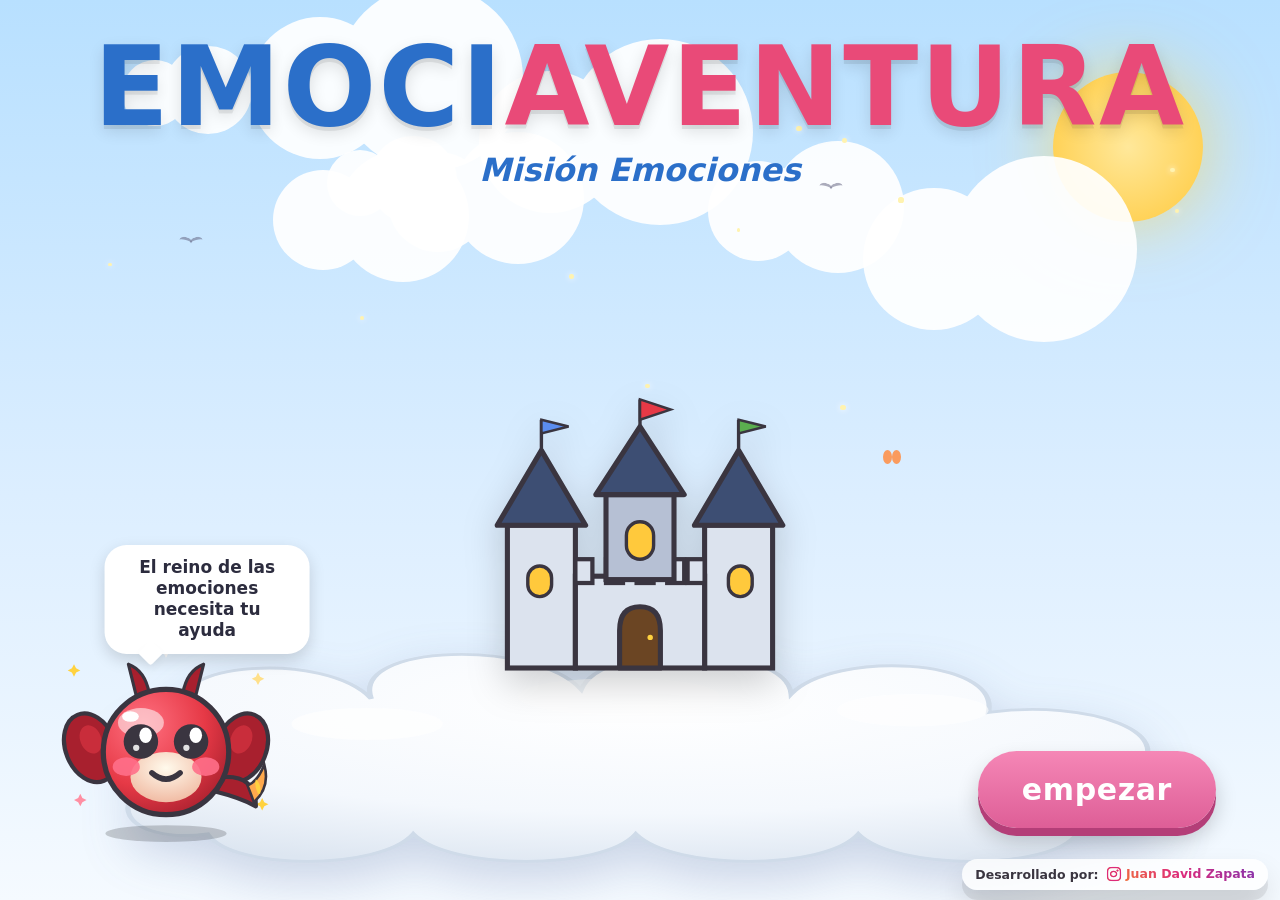
<file: index.html>
<!DOCTYPE html>
<html lang="es">
<head>
  <meta charset="UTF-8">
  <meta name="viewport" content="width=device-width, initial-scale=1.0">
  <meta name="author" content="Juan David Zapata">
  <title>EmociAventura – Misión Emociones: Aventura en el Reino</title>

  <!-- cuando subis cambios, bumpea APP_VERSION abajo (ej. v=3, v=4...) y los navegadores
       de los niños levantan la version nueva con una recarga normal (sin ctrl+F5) -->
  <meta http-equiv="Cache-Control" content="no-cache, no-store, must-revalidate">
  <meta http-equiv="Pragma" content="no-cache">
  <meta http-equiv="Expires" content="0">

  <link rel="stylesheet" href="vendor/bootstrap.min.css?v=6">
  <link rel="stylesheet" href="vendor/bootstrap-icons.css?v=6">
  <link rel="stylesheet" href="css/styles.css?v=6">
</head>
<body class="world-intro-bg">

  <!-- aca el motor pinta todas las pantallas -->
  <main id="app"></main>

  <!-- credito fijo abajo a la derecha, sale en todas las pantallas. el nombre lleva a mi instagram -->
  <div class="Credit">
    Desarrollado por:
    <a class="Credit-link" href="https://www.instagram.com/juanxxo553" target="_blank" rel="noopener noreferrer">
      <i class="bi bi-instagram"></i> Juan David Zapata
    </a>
  </div>


  <script src="vendor/bootstrap.bundle.min.js?v=6"></script>
  <script src="js/data.js?v=6"></script>
  <script src="js/faces.js?v=6"></script>
  <!-- mapa de voces pregrabadas. si no se ha generado todavia el archivo no existe y se ignora -->
  <script src="audio/ui/manifest.js?v=6" onerror="void 0"></script>
  <script src="js/audio.js?v=6"></script>
  <script src="js/scenes.js?v=6"></script>
  <script src="js/engine.js?v=6"></script>
</body>
</html>
</file>
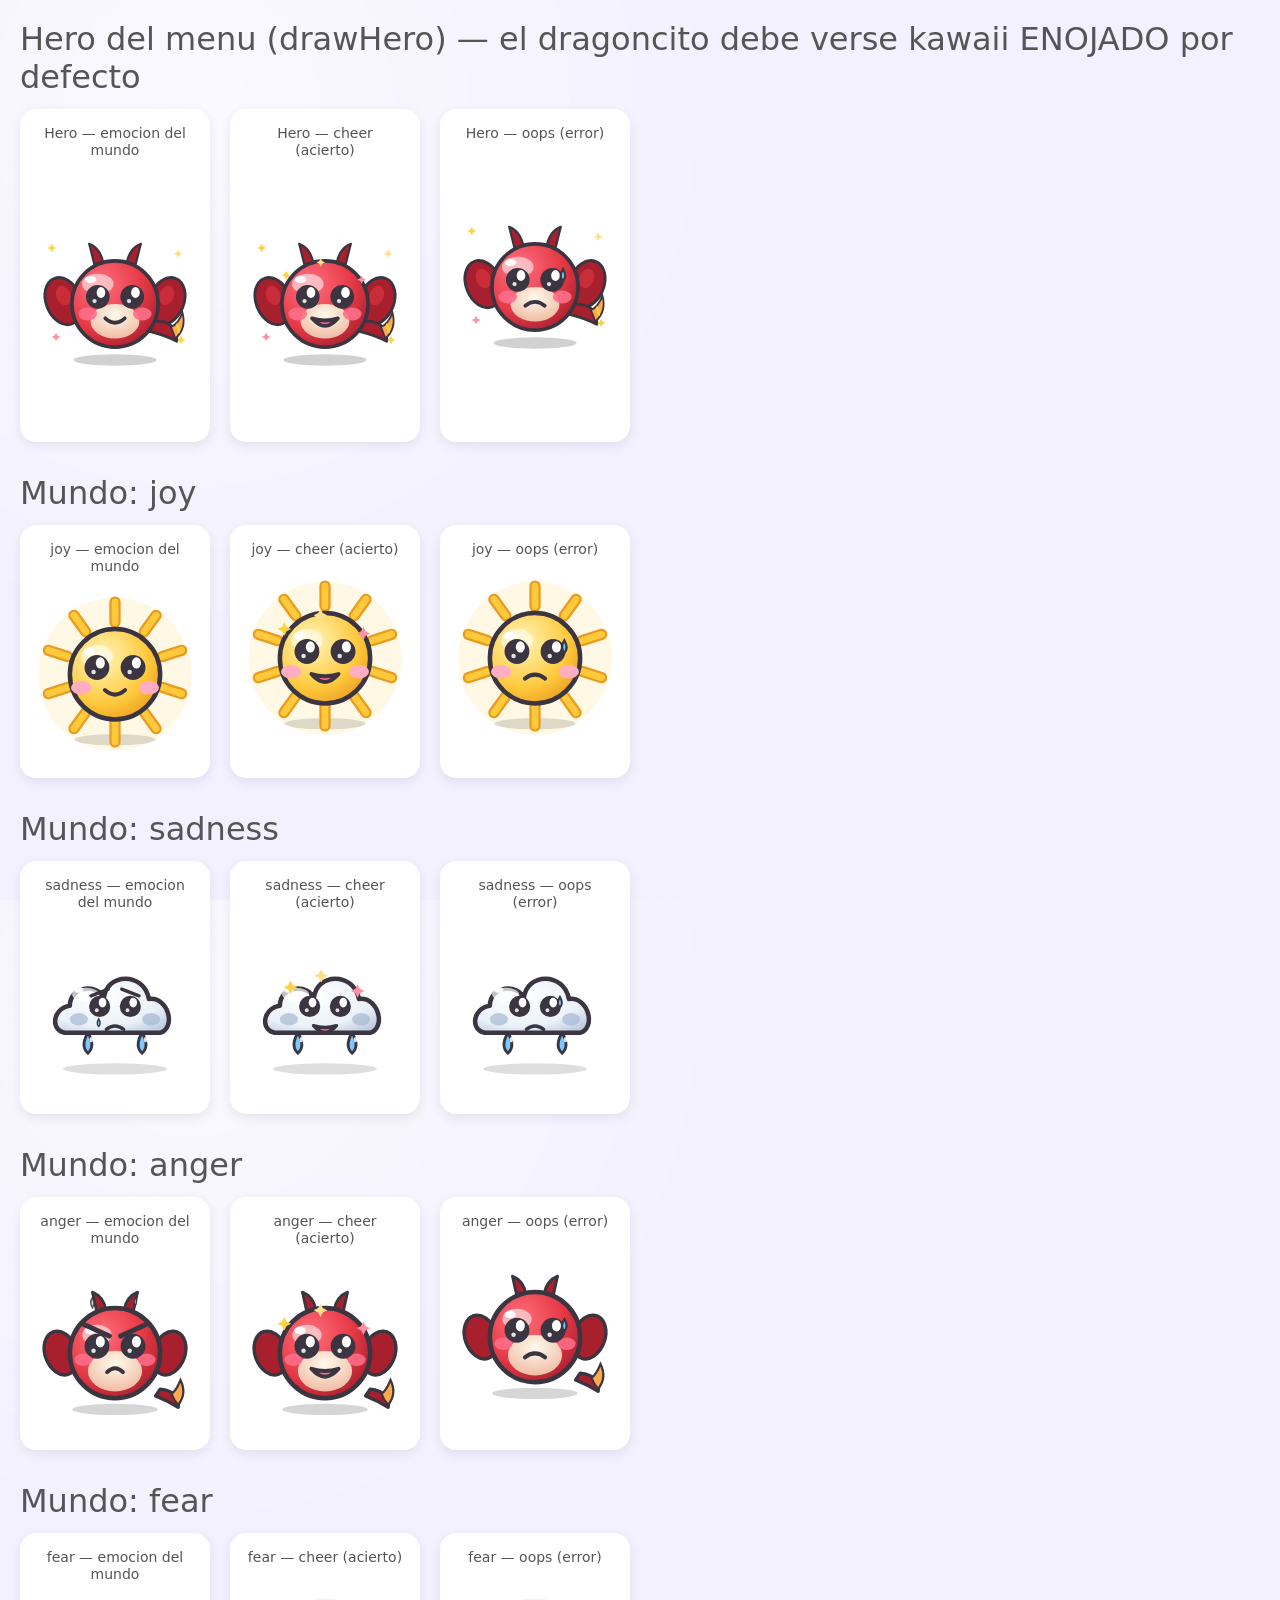
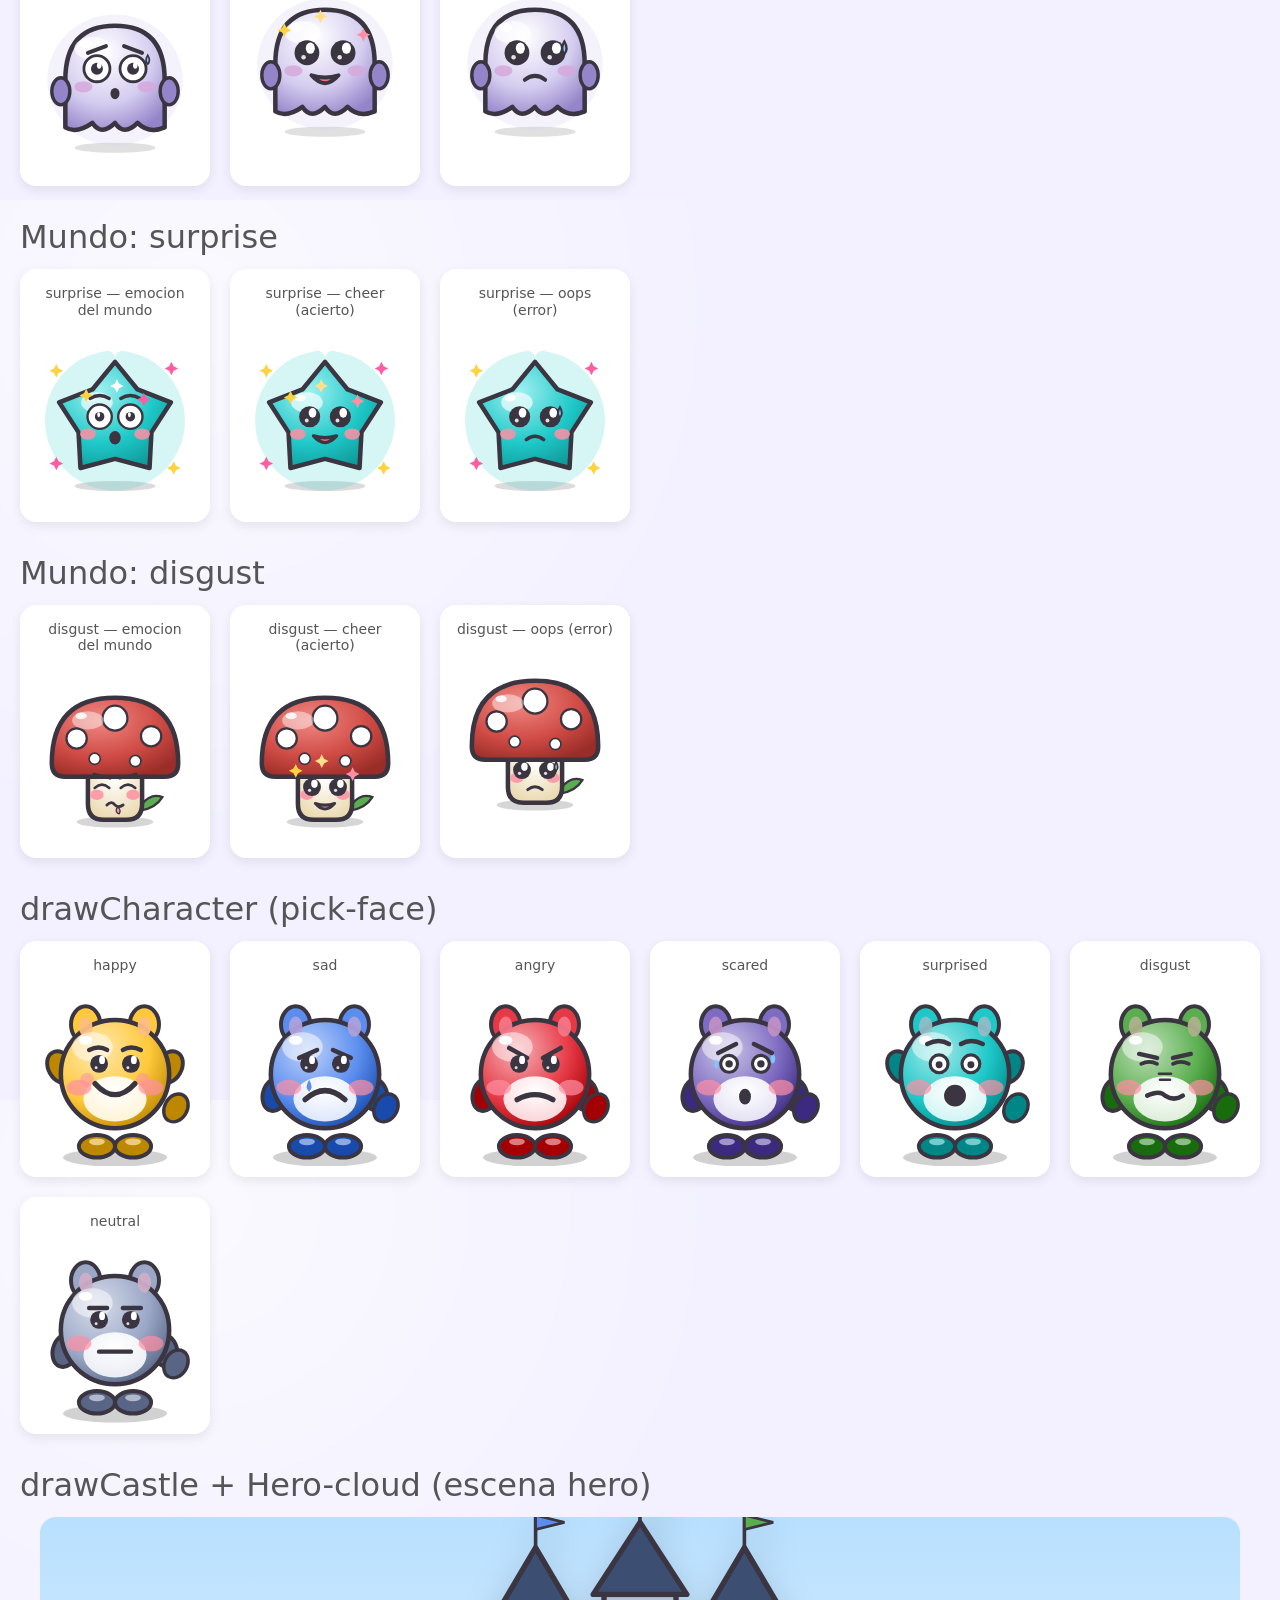
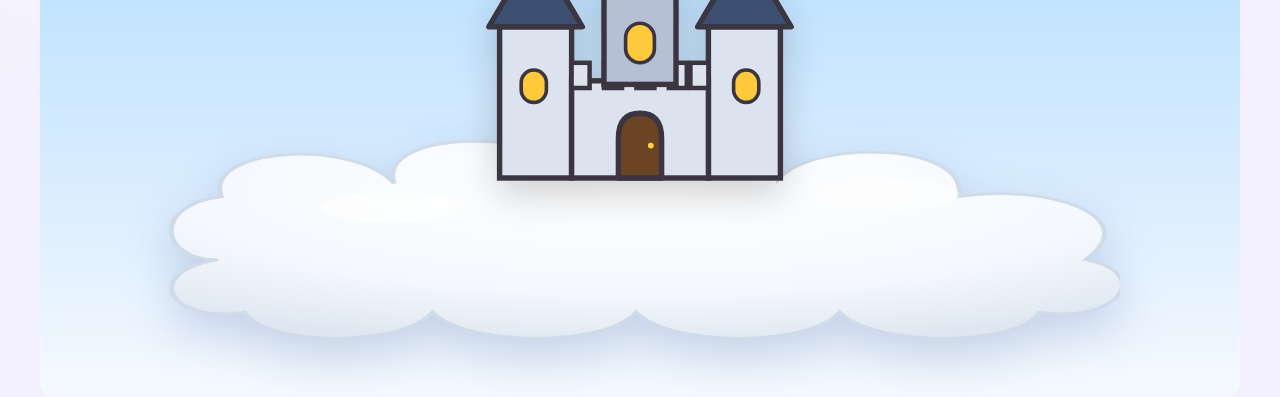
<file: _verify.html>
<!DOCTYPE html>
<html lang="es">
<head>
  <meta charset="UTF-8">
  <title>Verify cartoon-3D</title>
  <link rel="stylesheet" href="vendor/bootstrap.min.css">
  <link rel="stylesheet" href="vendor/bootstrap-icons.css">
  <link rel="stylesheet" href="css/styles.css">
  <style>
    body { background: #F3F1FF; padding: 20px; }
    .grid { display: grid; grid-template-columns: repeat(auto-fill, minmax(180px, 1fr)); gap: 20px; max-width: 1400px; margin: 0 auto; }
    .item { background: white; border-radius: 16px; padding: 16px; text-align: center; box-shadow: 0 4px 12px rgba(0,0,0,0.08); }
    .item h3 { font-size: 14px; margin: 0 0 8px; color: #555; }
    .item .frame { width: 100%; height: 180px; display: flex; align-items: center; justify-content: center; }
    .item.big .frame { height: 260px; }
    section { margin-bottom: 32px; }
    section h2 { font-family: system-ui; color: #555; max-width: 1400px; margin: 0 auto 12px; }
  </style>
</head>
<body>
  <main id="app"></main>

  <script src="vendor/bootstrap.bundle.min.js"></script>
  <script src="js/data.js"></script>
  <script src="js/faces.js"></script>
  <script src="js/audio.js"></script>
  <script src="js/scenes.js"></script>
  <script src="js/engine.js"></script>
  <script>
    // override init para no arrancar el juego: solo mostramos las criaturas
    document.addEventListener("DOMContentLoaded", function () {
      const root = document.getElementById("app");
      // "default" = la emocion natural del mundo (joy=happy, sadness=sad, anger=angry, etc)
      // cheer = celebracion al acertar; oops = cara apenada al fallar
      const moods = ["default", "cheer", "oops"];
      const moodLabels = { "default": "emocion del mundo", "cheer": "cheer (acierto)", "oops": "oops (error)" };
      const worlds = ["joy", "sadness", "anger", "fear", "surprise", "disgust"];
      const emotions = ["happy", "sad", "angry", "scared", "surprised", "disgust", "neutral"];

      let html = "";

      // drawHero/drawWorldMascot reciben un mood: si pasas "default" (o cualquier no-cheer/no-oops),
      // la mascota muestra la emocion natural de su mundo (kawaii enojado, kawaii triste, etc)
      html += `<section><h2>Hero del menu (drawHero) — el dragoncito debe verse kawaii ENOJADO por defecto</h2><div class="grid">`;
      moods.forEach(function (m) {
        html += `<div class="item big"><h3>Hero — ${moodLabels[m]}</h3><div class="frame">${drawHero(m)}</div></div>`;
      });
      html += `</div></section>`;

      worlds.forEach(function (w) {
        html += `<section><h2>Mundo: ${w}</h2><div class="grid">`;
        moods.forEach(function (m) {
          html += `<div class="item"><h3>${w} — ${moodLabels[m]}</h3><div class="frame">${drawWorldMascot(w, m)}</div></div>`;
        });
        html += `</div></section>`;
      });

      html += `<section><h2>drawCharacter (pick-face)</h2><div class="grid">`;
      emotions.forEach(function (e) {
        html += `<div class="item"><h3>${e}</h3><div class="frame">${drawCharacter(e)}</div></div>`;
      });
      html += `</div></section>`;

      html += `<section><h2>drawCastle + Hero-cloud (escena hero)</h2>
        <div style="position: relative; height: 480px; background: linear-gradient(180deg, #B8E0FF 0%, #DCEEFF 60%, #F5FAFF 100%); border-radius: 16px; overflow: hidden; max-width: 1200px; margin: 0 auto;">
          <div class="Hero-cloud" style="bottom: 8%; left: 50%; transform: translateX(-50%); width: 80%; height: 50%;">${drawCloudBase()}</div>
          <div class="Hero-castle" style="bottom: 38%; left: 50%; transform: translateX(-50%); width: 30%;">${drawCastle()}</div>
        </div>
      </section>`;

      root.innerHTML = html;
    });
  </script>
</body>
</html>
</file>
<file: css/styles.css>
/* estilos propios encima de bootstrap. la idea es q se vea flat, redondp y alegre */

:root {
  --world-primary: #7C6FF0;
  --world-secondary: #A99BFF;
  --world-accent: #FFD23F;
  --world-bg: #F3F1FF;
  --ink: #3a3540;
  --round: 28px;
  --shadow: 0 10px 0 rgba(0, 0, 0, 0.08), 0 16px 30px rgba(0, 0, 0, 0.12);
}

html, body { height: 100%; }

body {
  margin: 0;
  /* fuente redondeada sin depender de internet */
  font-family: system-ui, "Comic Sans MS", "Trebuchet MS", "Segoe UI", sans-serif;
  color: var(--ink);
  background: var(--world-bg);
  transition: background 0.4s ease;
  overflow-x: hidden;
}

/* fondos por tipo de pantalla, todos suaves con un degradadito */
.world-intro-bg, .challenge-bg, .reward-bg {
  background:
    radial-gradient(circle at 15% 12%, rgba(255, 255, 255, 0.6), transparent 40%),
    var(--world-bg);
}
.map-bg {
  background:
    radial-gradient(circle at 50% 0%, #fff, transparent 45%),
    linear-gradient(180deg, #EAF6FF, #F3F1FF);
}
.final-bg {
  background:
    radial-gradient(circle at 50% 10%, #FFF7D6, transparent 55%),
    linear-gradient(180deg, #FFE9F4, #EAF6FF);
}

#app { min-height: 100%; }

/* ------------------------------------------------------------- layout pantallas */
.Screen {
  max-width: 1000px;
  margin: 0 auto;
  padding: 24px 20px 60px;
  text-align: center;
  display: flex;
  flex-direction: column;
  align-items: center;
  position: relative;
  z-index: 1;
  /* cada vez q se pinta una pantalla entra con un brinqito suave */
  animation: screenIn 0.4s cubic-bezier(0.2, 0.8, 0.3, 1.2) both;
}
.Hud { position: relative; z-index: 2; }
@keyframes screenIn {
  from { opacity: 0; transform: translateY(22px) scale(0.98); }
  to { opacity: 1; transform: none; }
}

.GameTitle {
  font-size: 48px;
  font-weight: 800;
  color: var(--world-primary);
  margin: 8px 0 0;
  text-shadow: 0 3px 0 rgba(0, 0, 0, 0.08);
}
.GameSubtitle { font-size: 24px; color: var(--world-secondary); margin: 4px 0 18px; font-weight: 700; }
.ScreenTitle { font-size: 40px; font-weight: 800; color: var(--world-primary); margin: 10px 0; }
.ScreenHint { font-size: 22px; color: var(--world-secondary); font-weight: 700; margin: 0 0 18px; }
.StartText, .IntroText { font-size: 26px; line-height: 1.4; max-width: 720px; margin: 12px auto 24px; }
.IntroText {
  background: rgba(255, 255, 255, 0.7);
  padding: 22px 26px;
  border-radius: var(--round);
  box-shadow: var(--shadow);
}

/* ------------------------------------------------------------- mascota y caras */
.Mascot { display: inline-block; line-height: 0; }
.Mascot-lg { width: 200px; }
.Mascot-md { width: 130px; }
.Mascot-sm { width: 92px; }
.MascotSvg { width: 100%; height: auto; }
.MascotSvg { animation: floaty 3s ease-in-out infinite; }
.FaceSvg { width: 100%; height: auto; }
.Mascot-bounce { animation: mascotBounce 0.9s ease infinite; }
.Mascot-wave { animation: mascotWave 2.4s ease-in-out infinite; }
@keyframes mascotBounce {
  0%, 100% { transform: translateY(0); }
  35% { transform: translateY(-16px) scale(1.04); }
  60% { transform: translateY(4px) scale(0.98); }
}
@keyframes mascotWave {
  0%, 100% { transform: rotate(-3deg); }
  50% { transform: rotate(3deg); }
}

@keyframes floaty {
  0%, 100% { transform: translateY(0); }
  50% { transform: translateY(-10px); }
}

/* ------------------------------------------------------------- botones */
.PrimaryBtn {
  /* le digo a bootstrap q el hover/active sigan siendo del color del mundo (si no, los pone transparentes y el boton se ve blanco) */
  --bs-btn-color: #fff;
  --bs-btn-bg: var(--world-primary);
  --bs-btn-border-color: transparent;
  --bs-btn-hover-color: #fff;
  --bs-btn-hover-bg: var(--world-primary);
  --bs-btn-hover-border-color: transparent;
  --bs-btn-active-color: #fff;
  --bs-btn-active-bg: var(--world-primary);
  --bs-btn-active-border-color: transparent;
  min-height: 64px;
  padding: 0 34px;
  font-size: 24px;
  font-weight: 800;
  color: #fff;
  background: var(--world-primary);
  border: none;
  border-radius: 999px;
  box-shadow: 0 6px 0 rgba(0, 0, 0, 0.18);
  transition: transform 0.08s ease, filter 0.2s ease;
}
.PrimaryBtn:hover { color: #fff; filter: brightness(1.05); }
.PrimaryBtn:active { transform: translateY(4px); box-shadow: 0 2px 0 rgba(0, 0, 0, 0.18); }
.PrimaryBtn:focus-visible { outline: 4px solid var(--world-accent); outline-offset: 3px; }

.IconBtn {
  --bs-btn-color: var(--world-primary);
  --bs-btn-bg: #fff;
  --bs-btn-border-color: transparent;
  --bs-btn-hover-color: var(--world-primary);
  --bs-btn-hover-bg: #fff;
  --bs-btn-hover-border-color: transparent;
  --bs-btn-active-color: var(--world-primary);
  --bs-btn-active-bg: #fff;
  --bs-btn-active-border-color: transparent;
  width: 56px;
  height: 56px;
  border-radius: 50%;
  background: #fff;
  color: var(--world-primary);
  font-size: 24px;
  border: none;
  box-shadow: var(--shadow);
  display: inline-flex;
  align-items: center;
  justify-content: center;
}
.IconBtn:hover { color: var(--world-primary); filter: brightness(1.02); }
.IconBtn:focus-visible { outline: 4px solid var(--world-accent); outline-offset: 2px; }

/* ------------------------------------------------------------- hud */
.Hud {
  max-width: 1000px;
  margin: 0 auto;
  padding: 16px 20px 0;
  display: flex;
  justify-content: space-between;
  align-items: center;
}
.Hud-stars {
  background: #fff;
  border-radius: 999px;
  padding: 8px 20px;
  font-size: 26px;
  font-weight: 800;
  color: var(--ink);
  box-shadow: var(--shadow);
  display: inline-flex;
  align-items: center;
  gap: 8px;
}
.Hud-stars .bi-star-fill { color: var(--world-accent); }
.Hud-actions { display: flex; gap: 10px; }

/* ------------------------------------------------------------- mapa */
.WorldGrid {
  display: grid;
  grid-template-columns: repeat(3, 1fr);
  gap: 22px;
  width: 100%;
  margin-top: 10px;
}
.WorldCard {
  background: var(--card-bg, #fff);
  border: 5px solid var(--card-primary, #ccc);
  border-radius: var(--round);
  padding: 18px 14px 14px;
  cursor: pointer;
  box-shadow: var(--shadow);
  transition: transform 0.12s ease;
  display: flex;
  flex-direction: column;
  align-items: center;
  gap: 8px;
}
.WorldCard.is-open:hover { transform: translateY(-6px) scale(1.02); }
.WorldCard-face { width: 96px; }
.WorldCard-name { font-size: 22px; font-weight: 800; color: var(--ink); }
.WorldCard-state { font-size: 30px; color: var(--card-primary, #888); }
.WorldCard.is-locked { filter: grayscale(0.7) opacity(0.75); cursor: not-allowed; }
.WorldCard.is-locked .WorldCard-state { color: #9aa0a6; }
.WorldCard.is-done { border-style: dashed; }
.WorldCard.is-done .WorldCard-state { color: #34a853; }

/* ------------------------------------------------------------- reto: marco */
.ChallengeScreen { width: 100%; }
.ChallengeHead { width: 100%; max-width: 820px; }
.ChallengeStep {
  display: inline-block;
  background: var(--world-secondary);
  color: #fff;
  font-weight: 800;
  font-size: 18px;
  padding: 4px 16px;
  border-radius: 999px;
}
.ChallengeTitle { font-size: 36px; font-weight: 800; color: var(--world-primary); margin: 10px 0 4px; }
.ChallengeInstruction { font-size: 26px; margin: 0 0 18px; }
.ChallengeBody { width: 100%; max-width: 860px; }
.ChallengeActions { margin-top: 26px; }
.QuestionText { font-size: 28px; font-weight: 700; margin: 6px 0 20px; }

/* ------------------------------------------------------------- elegir carita */
.FaceGrid {
  display: grid;
  grid-template-columns: repeat(4, 1fr);
  gap: 18px;
}
.FaceCard {
  background: #fff;
  border: 5px solid transparent;
  border-radius: var(--round);
  padding: 12px;
  cursor: pointer;
  box-shadow: var(--shadow);
  transition: transform 0.12s ease, border-color 0.2s ease;
}
.FaceCard:hover { transform: translateY(-6px) scale(1.03); border-color: var(--world-accent); }
.FaceCard:focus-visible { outline: 4px solid var(--world-accent); outline-offset: 3px; }

/* ------------------------------------------------------------- tarjetas seleccion multiple */
.CardGrid {
  display: grid;
  grid-template-columns: repeat(auto-fit, minmax(180px, 1fr));
  gap: 18px;
}
.ChoiceCard {
  position: relative;
  background: #fff;
  border: 5px solid transparent;
  border-radius: var(--round);
  padding: 22px 14px;
  cursor: pointer;
  box-shadow: var(--shadow);
  display: flex;
  flex-direction: column;
  align-items: center;
  gap: 12px;
  transition: transform 0.14s cubic-bezier(0.3, 1.4, 0.5, 1), box-shadow 0.2s ease, border-color 0.2s ease;
}
.ChoiceCard-ico {
  width: 88px; height: 88px; border-radius: 50%;
  background: #fff; border: 4px solid var(--world-secondary);
  display: flex; align-items: center; justify-content: center;
  transition: transform 0.15s ease, border-color 0.2s ease;
}
.ChoiceCard-ico i { font-size: 46px; color: var(--world-primary); }
.ChoiceCard-txt { font-size: 22px; font-weight: 800; color: var(--ink); }
.ChoiceCard-check {
  position: absolute; top: 10px; right: 10px;
  width: 36px; height: 36px; border-radius: 50%;
  background: #34a853; color: #fff;
  display: flex; align-items: center; justify-content: center;
  font-size: 22px;
  transform: scale(0) rotate(-30deg);
  transition: transform 0.22s cubic-bezier(0.3, 1.6, 0.5, 1);
}
.ChoiceCard:hover { transform: translateY(-7px) scale(1.04) rotate(-0.8deg); box-shadow: 0 18px 30px rgba(0, 0, 0, 0.16); }
.ChoiceCard:active { transform: translateY(-1px) scale(0.97); }
.ChoiceCard.is-selected { border-color: var(--world-primary); background: #fff8e6; }
.ChoiceCard.is-selected .ChoiceCard-ico { border-color: var(--world-primary); transform: scale(1.06); }
.ChoiceCard.is-selected .ChoiceCard-check { transform: scale(1) rotate(0); }

/* ------------------------------------------------------------- listas de opciones */
.OptionList {
  display: flex;
  flex-direction: column;
  gap: 16px;
  max-width: 620px;
  margin: 0 auto;
}
.OptionBtn {
  min-height: 64px;
  font-size: 24px;
  font-weight: 800;
  color: var(--ink);
  background: #fff;
  border: 4px solid var(--world-secondary);
  border-radius: 999px;
  padding: 12px 26px;
  cursor: pointer;
  box-shadow: var(--shadow);
  transition: transform 0.1s ease, background 0.2s ease;
}
.OptionBtn:hover { transform: translateY(-3px); background: #fffdf5; }
.OptionBtn:focus-visible { outline: 4px solid var(--world-accent); outline-offset: 2px; }

/* botones con icono al lado del texto: para q los niños identifquen la opcion por la imagen */
.OptionBtn-withIcon {
  display: inline-flex;
  align-items: center;
  gap: 14px;
  padding-left: 18px;
  padding-right: 26px;
  text-align: left;
}
.OptionBtn-ico {
  display: inline-flex;
  align-items: center;
  justify-content: center;
  width: 52px;
  height: 52px;
  border-radius: 50%;
  background: var(--world-bg);
  color: var(--world-primary);
  font-size: 30px;
  flex-shrink: 0;
}
.OptionBtn-txt { flex: 1; }

/* mismo tratamiento para los items del classify */
.ClassifyItem-withIcon {
  display: inline-flex;
  align-items: center;
  gap: 10px;
}
.ClassifyItem-ico {
  display: inline-flex;
  align-items: center;
  justify-content: center;
  width: 40px;
  height: 40px;
  border-radius: 50%;
  background: var(--world-bg);
  color: var(--world-primary);
  font-size: 22px;
  flex-shrink: 0;
}

/* animacion suave cuando se elige mal */
.is-wrong { animation: shake 0.4s; border-color: #ff6b6b !important; }
@keyframes shake {
  0%, 100% { transform: translateX(0); }
  25% { transform: translateX(-8px); }
  75% { transform: translateX(8px); }
}

/* ------------------------------------------------------------- audiocuento */
.StoryBox {
  background: rgba(255, 255, 255, 0.8);
  border-radius: var(--round);
  padding: 24px;
  box-shadow: var(--shadow);
}
.StoryTitle { font-size: 28px; font-weight: 800; color: var(--world-primary); margin: 0 0 16px; }
.StoryText {
  font-size: 22px;
  line-height: 1.5;
  text-align: left;
  max-height: 320px;
  overflow-y: auto;
  background: #fff;
  border-radius: 18px;
  padding: 18px 20px;
  margin-bottom: 22px;
}
.AudioPlayer { display: flex; align-items: center; gap: 16px; justify-content: center; margin-bottom: 22px; }
.PlayBtn {
  --bs-btn-color: #fff;
  --bs-btn-bg: var(--world-primary);
  --bs-btn-border-color: transparent;
  --bs-btn-hover-color: #fff;
  --bs-btn-hover-bg: var(--world-primary);
  --bs-btn-hover-border-color: transparent;
  --bs-btn-active-color: #fff;
  --bs-btn-active-bg: var(--world-primary);
  --bs-btn-active-border-color: transparent;
  width: 84px;
  height: 84px;
  border-radius: 50%;
  background: var(--world-primary);
  color: #fff;
  font-size: 44px;
  border: none;
  box-shadow: 0 6px 0 rgba(0, 0, 0, 0.18);
  display: inline-flex;
  align-items: center;
  justify-content: center;
}
.PlayBtn:hover { color: #fff; filter: brightness(1.05); }
.PlayBtn:active { transform: translateY(3px); box-shadow: 0 2px 0 rgba(0, 0, 0, 0.18); }
/* boton chiquito de "volver a empezar" al lado del play */
.PlayBtn-secondary { width: 56px; height: 56px; font-size: 26px; box-shadow: 0 4px 0 rgba(0, 0, 0, 0.16); }
.AudioHint { font-size: 20px; color: var(--world-secondary); font-weight: 700; }
.QuizProgress { font-size: 18px; font-weight: 800; color: var(--world-secondary); margin-bottom: 10px; }

/* ------------------------------------------------------------- semaforo */
.TrafficLight {
  display: flex;
  justify-content: center;
  gap: 26px;
  flex-wrap: wrap;
  margin: 10px 0 6px;
}
.Light {
  background: #2b2b34;
  border: none;
  border-radius: 26px;
  padding: 18px 14px;
  cursor: pointer;
  box-shadow: var(--shadow);
  display: flex;
  flex-direction: column;
  align-items: center;
  gap: 10px;
  transition: transform 0.12s ease;
}
.Light:hover { transform: translateY(-5px); }
.Light-bulb {
  width: 86px;
  height: 86px;
  border-radius: 50%;
  display: block;
  opacity: 0.55;
  transition: opacity 0.2s ease, box-shadow 0.2s ease;
}
.Light-label { color: #fff; font-weight: 800; font-size: 20px; }
.Light-red .Light-bulb { background: #ff4d4d; }
.Light-yellow .Light-bulb { background: #ffd23f; }
.Light-green .Light-bulb { background: #51cf66; }
.Light.is-seen .Light-bulb { opacity: 1; box-shadow: 0 0 24px currentColor; }
.Light-red.is-seen .Light-bulb { box-shadow: 0 0 26px #ff4d4d; }
.Light-yellow.is-seen .Light-bulb { box-shadow: 0 0 26px #ffd23f; }
.Light-green.is-seen .Light-bulb { box-shadow: 0 0 26px #51cf66; }

/* modal de bootstrap personalizado para los colores del semaforo */
.LightModal { border-radius: var(--round); border: none; text-align: center; }
.LightModal .modal-body { padding: 32px; }
.LightModal-title { font-size: 34px; font-weight: 800; margin-bottom: 12px; }
.LightModal-text { font-size: 24px; margin-bottom: 24px; }
.LightModal[data-color="red"] .LightModal-title { color: #e63946; }
.LightModal[data-color="yellow"] .LightModal-title { color: #f0a500; }
.LightModal[data-color="green"] .LightModal-title { color: #2f9e44; }

/* ------------------------------------------------------------- clasificar */
.ClassifyPool {
  display: flex;
  flex-wrap: wrap;
  justify-content: center;
  gap: 14px;
  min-height: 70px;
  margin-bottom: 22px;
}
.ClassifyItem {
  background: #fff;
  border: 4px solid var(--world-secondary);
  border-radius: 999px;
  padding: 14px 22px;
  font-size: 22px;
  font-weight: 800;
  cursor: pointer;
  box-shadow: var(--shadow);
  transition: transform 0.1s ease;
}
.ClassifyItem:hover { transform: translateY(-3px); }
.ClassifyItem.is-selected { border-color: var(--world-primary); background: #fff8e6; transform: scale(1.05); }
.ClassifyItem.is-placed { border-style: dashed; opacity: 0.85; cursor: default; box-shadow: none; }
.ClassifyBoxes {
  display: grid;
  grid-template-columns: repeat(2, 1fr);
  gap: 20px;
}
.ClassifyBox {
  background: rgba(255, 255, 255, 0.7);
  border: 5px dashed var(--world-primary);
  border-radius: var(--round);
  padding: 16px;
  min-height: 180px;
}
.ClassifyBox.is-over { background: #fff7d6; border-style: solid; }
.ClassifyBox-title { font-size: 24px; font-weight: 800; color: var(--world-primary); margin-bottom: 12px; }
.ClassifyBox-drop { display: flex; flex-wrap: wrap; gap: 10px; justify-content: center; }

/* ------------------------------------------------------------- overlays feedback */
.Overlay {
  position: fixed;
  inset: 0;
  display: flex;
  align-items: center;
  justify-content: center;
  z-index: 1080;
  padding: 20px;
  animation: fadein 0.2s ease;
}
.Overlay-ok { background: rgba(46, 160, 67, 0.35); }
.Overlay-soft { background: rgba(60, 60, 80, 0.3); }
@keyframes fadein { from { opacity: 0; } to { opacity: 1; } }

.FeedbackCard {
  background: #fff;
  border-radius: var(--round);
  padding: 30px 34px;
  max-width: 460px;
  text-align: center;
  box-shadow: var(--shadow);
  border: 6px solid #6BCB77;
  animation: pop 0.3s ease;
}
.FeedbackCard-soft { border-color: var(--world-secondary); }
.FeedbackText { font-size: 26px; font-weight: 700; margin: 14px 0 18px; }
.FeedbackStar { font-size: 28px; font-weight: 800; color: #f0a500; margin-bottom: 18px; }
.FeedbackStar .bi-star-fill { color: var(--world-accent); }
.FeedbackIcon { font-size: 54px; color: var(--world-secondary); }
@keyframes pop {
  0% { transform: scale(0.7); opacity: 0; }
  100% { transform: scale(1); opacity: 1; }
}

/* ------------------------------------------------------------- recompensa / final */
.BadgeWon {
  background: #fff;
  border-radius: 999px;
  padding: 14px 28px;
  font-size: 26px;
  font-weight: 800;
  color: var(--world-primary);
  box-shadow: var(--shadow);
  display: inline-flex;
  align-items: center;
  gap: 12px;
  margin: 8px 0 24px;
}
.BadgeWon .bi { color: var(--world-accent); font-size: 32px; }

.TrophyBig { font-size: 120px; color: #FFB200; text-shadow: 0 6px 0 rgba(0, 0, 0, 0.12); }
.FinalBadges {
  display: grid;
  grid-template-columns: repeat(3, 1fr);
  gap: 14px;
  max-width: 720px;
  margin: 18px auto 26px;
}
.FinalBadge {
  background: #fff;
  border-radius: 20px;
  padding: 16px 12px;
  font-size: 20px;
  font-weight: 800;
  box-shadow: var(--shadow);
  display: flex;
  flex-direction: column;
  align-items: center;
  gap: 8px;
}
.FinalBadge .bi { font-size: 34px; color: #FFB200; }

/* confeti sencillo con gradientes, solo decoratvo */
.Confetti {
  position: absolute;
  inset: 0 0 auto;
  height: 100%;
  pointer-events: none;
  background-image:
    radial-gradient(circle, #FF5DA2 3px, transparent 4px),
    radial-gradient(circle, #1FC8C8 3px, transparent 4px),
    radial-gradient(circle, #FFD23F 3px, transparent 4px);
  background-size: 120px 120px, 90px 90px, 150px 150px;
  background-position: 0 0, 40px 60px, 80px 20px;
  opacity: 0.5;
}

/* ------------------------------------------------------------- responsive */
@media (max-width: 760px) {
  .WorldGrid { grid-template-columns: repeat(2, 1fr); }
  .FaceGrid { grid-template-columns: repeat(2, 1fr); }
  .FinalBadges { grid-template-columns: repeat(2, 1fr); }
  .GameTitle { font-size: 38px; }
  .ScreenTitle { font-size: 32px; }
}

/* si el usuario pidio menos movimiento, le bajamos a las animaciones */
@media (prefers-reduced-motion: reduce) {
  *, *::before, *::after {
    animation-duration: 0.001ms !important;
    animation-iteration-count: 1 !important;
    transition-duration: 0.001ms !important;
  }
  .Scene { display: none; }
}

/* =====================================================================
   NUEVO LOOK DE JUEGO: personajes, islas, escenarios, celebraciones
   ===================================================================== */

/* ------------------------------------------------------------- personajes */
.CharacterSvg { width: 100%; height: auto; transform-origin: 50% 100%; animation: breathe 2.6s ease-in-out infinite; animation-delay: var(--bob, 0s); }
@keyframes breathe {
  0%, 100% { transform: translateY(0) scale(1); }
  50% { transform: translateY(-6px) scale(1.02); }
}

/* IDLE dinamico: cada personaje hace algo distinto (balanceo / saltito con rebote / bamboleo).
   el shorthand resetea el delay, por eso lo vuelvo a poner con --bob para destantearlos */
.CharacterSvg.idleSway { animation: idleSway 3.6s ease-in-out infinite; animation-delay: var(--bob, 0s); }
.CharacterSvg.idleHop { animation: idleHop 3s ease-in-out infinite; animation-delay: var(--bob, 0s); }
.CharacterSvg.idleWobble { animation: idleWobble 2.9s ease-in-out infinite; animation-delay: var(--bob, 0s); }
@keyframes idleSway {
  0%, 100% { transform: translateY(0) rotate(0deg); }
  25% { transform: translateY(-5px) rotate(-3.5deg); }
  50% { transform: translateY(-1px) rotate(0deg); }
  75% { transform: translateY(-5px) rotate(3.5deg); }
}
@keyframes idleHop {
  0%, 55%, 100% { transform: translateY(0) scale(1, 1); }
  62% { transform: translateY(0) scale(1.06, 0.9); }
  74% { transform: translateY(-15px) scale(0.94, 1.1); }
  84% { transform: translateY(0) scale(1.06, 0.92); }
  92% { transform: translateY(0) scale(1, 1); }
}
@keyframes idleWobble {
  0%, 100% { transform: rotate(0deg) translateY(0); }
  20% { transform: rotate(5deg) translateY(-2px); }
  45% { transform: rotate(-5deg) translateY(-4px); }
  70% { transform: rotate(3deg) translateY(-2px); }
}
/* los compañeros del mapa tambien con idle dinamico (uno se balancea, el otro bambolea) */
.MapBuddy-left .MascotSvg { transform-origin: 50% 85%; animation: idleSway 3.8s ease-in-out infinite; animation-delay: var(--bob, 0s); }
.MapBuddy-right .MascotSvg { transform-origin: 50% 85%; animation: idleWobble 3.2s ease-in-out infinite; animation-delay: var(--bob, 0s); }

/* ------------------------------------------------------------- mascota guia con globo */
.Guide {
  display: flex;
  align-items: center;
  gap: 14px;
  justify-content: center;
  max-width: 780px;
  margin: 8px auto 22px;
}
.Guide-mascot { width: 104px; flex: 0 0 auto; }
.Guide-bubble {
  position: relative;
  background: #fff;
  border-radius: 26px;
  padding: 18px 24px;
  font-size: 24px;
  font-weight: 700;
  line-height: 1.35;
  color: var(--ink);
  box-shadow: var(--shadow);
  text-align: left;
}
/* la colita del globo apuntndo a la mascota */
.Guide-bubble::before {
  content: "";
  position: absolute;
  left: -14px;
  top: 50%;
  transform: translateY(-50%);
  border: 12px solid transparent;
  border-right-color: #fff;
}

/* ------------------------------------------------------------- barrita de progreso */
.Progress { display: flex; flex-direction: column; align-items: center; gap: 8px; }
.Pips { display: flex; gap: 8px; }
.Pip {
  width: 14px; height: 14px; border-radius: 50%;
  background: #fff; border: 2px solid var(--world-secondary);
  transition: transform 0.2s ease;
}
.Pip.done { background: var(--world-accent); border-color: var(--world-accent); }
.Pip.now { background: var(--world-primary); border-color: var(--world-primary); transform: scale(1.25); box-shadow: 0 0 0 4px rgba(0, 0, 0, 0.06); }

/* ------------------------------------------------------------- mapa: islas flotantes */
.MapScreen { max-width: 1240px; }
.Archipelago { position: relative; width: 100%; max-width: 1120px; height: 620px; margin: 6px auto 0; }
.Archi-paths { position: absolute; inset: 0; width: 100%; height: 100%; z-index: 0; }
.Archi-paths path { fill: none; stroke: var(--world-secondary); stroke-width: 0.7; stroke-dasharray: 2.5 3; stroke-linecap: round; opacity: 0.55; }

.Island {
  position: absolute;
  width: 168px;
  padding: 0;
  border: none;
  background: transparent;
  cursor: pointer;
  display: flex;
  flex-direction: column;
  align-items: center;
  z-index: 1;
  animation: floatIsland 4s ease-in-out infinite;
}
.Island-here {
  position: absolute;
  top: -26px;
  left: 50%;
  transform: translateX(-50%);
  white-space: nowrap;
  background: var(--world-primary);
  color: #fff;
  font-weight: 800;
  font-size: 16px;
  padding: 4px 14px;
  border-radius: 999px;
  box-shadow: var(--shadow);
  z-index: 4;
  animation: tagPulse 1.4s ease-in-out infinite;
}
.Island-buddy { width: 84px; line-height: 0; position: relative; z-index: 2; }
.Island-rock {
  width: 124px;
  margin-top: -30px;
  line-height: 0;
  position: relative; z-index: 1;
}
.IslandSvg { width: 100%; height: auto; display: block; filter: drop-shadow(0 12px 16px rgba(0, 0, 0, 0.18)); }
.Island-name {
  margin-top: 10px;
  background: #fff;
  border-radius: 999px;
  padding: 8px 16px;
  font-size: 19px;
  font-weight: 800;
  color: var(--ink);
  box-shadow: var(--shadow);
}
.Island-badge {
  position: absolute;
  top: 18px; right: 18px;
  width: 40px; height: 40px;
  border-radius: 50%;
  background: #fff;
  box-shadow: var(--shadow);
  display: flex; align-items: center; justify-content: center;
  font-size: 22px; color: var(--isl);
  z-index: 3;
}
.Island.is-open:hover { animation-play-state: paused; }
.Island.is-open:hover .Island-buddy { transform: scale(1.08); transition: transform 0.15s ease; }
.Island.is-current { animation-duration: 2.4s; }
.Island.is-current .IslandSvg { filter: drop-shadow(0 0 14px var(--world-accent)) drop-shadow(0 12px 16px rgba(0, 0, 0, 0.18)); }
.Island.is-done .Island-badge { color: #34a853; }
.Island.is-locked { cursor: not-allowed; animation: none; }
.Island.is-locked .Island-buddy { filter: grayscale(1) opacity(0.55); }
.Island.is-locked .IslandSvg { filter: grayscale(1) brightness(0.95) drop-shadow(0 12px 16px rgba(0, 0, 0, 0.12)); }
.Island.is-locked .Island-name { color: #9aa0a6; }
.Island.is-locked .Island-badge { color: #9aa0a6; }

@keyframes floatIsland {
  0%, 100% { transform: translateY(0); }
  50% { transform: translateY(-14px); }
}
@keyframes tagPulse {
  0%, 100% { transform: scale(1); }
  50% { transform: scale(1.08); }
}

/* ------------------------------------------------------------- capa de escenario */
.Scene {
  position: fixed;
  inset: 0;
  overflow: hidden;
  pointer-events: none;
  z-index: 0;
}
.Scene > * { position: absolute; }

/* sol, nubes, globos (alegria / inicio) */
.sky-sun {
  top: -50px; right: -50px; width: 180px; height: 180px; border-radius: 50%;
  background: radial-gradient(circle, #FFE89A, #FFC93C);
  box-shadow: 0 0 70px rgba(255, 210, 63, 0.6);
  animation: spin 30s linear infinite;
}
.sky-cloud {
  top: 20%; width: 240px; height: 72px; border-radius: 999px;
  background: #fff; opacity: 0.92;
  animation: drift 26s linear infinite;
}
.sky-cloud::before, .sky-cloud::after { content: ""; position: absolute; background: #fff; border-radius: 50%; }
.sky-cloud::before { width: 100px; height: 100px; top: -46px; left: 30px; }
.sky-cloud::after { width: 132px; height: 132px; top: -66px; left: 94px; }
.sky-cloud.big { width: 340px; height: 100px; }
.sky-cloud.big::before { width: 142px; height: 142px; top: -64px; left: 44px; }
.sky-cloud.big::after { width: 186px; height: 186px; top: -96px; left: 132px; }
.sky-cloud.sm { width: 160px; height: 50px; }
.sky-cloud.sm::before { width: 66px; height: 66px; top: -30px; left: 20px; }
.sky-cloud.sm::after { width: 88px; height: 88px; top: -44px; left: 62px; }
.sky-balloon {
  bottom: -80px; width: 34px; height: 44px; border-radius: 50% 50% 48% 48%;
  background: var(--bc, #FF8C42); opacity: 0.85;
  animation: rise 10s linear infinite;
}
.sky-balloon::after { content: ""; position: absolute; bottom: -16px; left: 50%; width: 1px; height: 16px; background: rgba(0, 0, 0, 0.25); }

/* lluvia (tristeza) */
.rain-drop {
  top: -12%; width: 3px; height: 18px; border-radius: 2px;
  background: linear-gradient(#5B8DEF, rgba(91, 141, 239, 0));
  animation: rainfall 1.2s linear infinite;
}

/* volcan y brasas (enojo) */
.volcano {
  bottom: 0; left: 50%; transform: translateX(-50%);
  width: 0; height: 0;
  border-left: 150px solid transparent; border-right: 150px solid transparent;
  border-bottom: 190px solid #8a4a3a; opacity: 0.45;
}
.ember {
  bottom: 150px; width: 9px; height: 9px; border-radius: 50%;
  background: #FF7B54; box-shadow: 0 0 8px #FF7B54;
  animation: emberUp 3s linear infinite;
}

/* luna y estrellas (miedo) */
.night-moon {
  top: 8%; right: 10%; width: 90px; height: 90px; border-radius: 50%;
  background: radial-gradient(circle at 35% 35%, #FFF6D6, #FFD56B);
  box-shadow: 0 0 50px rgba(255, 213, 107, 0.5);
}
.twinkle {
  width: var(--sz, 5px); height: var(--sz, 5px); border-radius: 50%;
  background: #FFF3B0; box-shadow: 0 0 6px #fff;
  animation: twk 2.4s ease-in-out infinite;
}

/* chispas y signos (sorpresa) */
.spark {
  width: 12px; height: 12px;
  background: radial-gradient(circle, #FFD23F 30%, transparent 32%);
  animation: twk 2s ease-in-out infinite;
}
.qmark { font-size: 30px; font-weight: 800; color: #FF5DA2; opacity: 0.5; animation: qfloat 5s ease-in-out infinite; }

/* burbujas y hojas (asco) */
.bubble {
  bottom: -40px; width: var(--bsz, 16px); height: var(--bsz, 16px); border-radius: 50%;
  background: rgba(91, 174, 79, 0.25); border: 2px solid rgba(91, 174, 79, 0.4);
  animation: bubbleUp 6s linear infinite;
}
.leaf {
  top: -8%; width: 18px; height: 12px; border-radius: 0 100% 0 100%;
  background: #8AC36A; opacity: 0.7;
  animation: leaffall 7s linear infinite;
}

@keyframes spin { to { transform: rotate(360deg); } }
@keyframes drift { from { transform: translateX(-140px); } to { transform: translateX(110vw); } }
@keyframes rise { from { transform: translateY(0); opacity: 0.85; } to { transform: translateY(-112vh); opacity: 0.15; } }
@keyframes rainfall { from { transform: translateY(-12vh); opacity: 0; } 12% { opacity: 0.7; } to { transform: translateY(112vh); opacity: 0.15; } }
@keyframes emberUp { from { transform: translateY(0) scale(1); opacity: 0.9; } to { transform: translateY(-150px) scale(0.4); opacity: 0; } }
@keyframes twk { 0%, 100% { transform: scale(0.7); opacity: 0.4; } 50% { transform: scale(1.2); opacity: 1; } }
@keyframes qfloat { 0%, 100% { transform: translateY(0) rotate(-6deg); } 50% { transform: translateY(-16px) rotate(6deg); } }
@keyframes bubbleUp { from { transform: translateY(0); opacity: 0.7; } to { transform: translateY(-110vh); opacity: 0; } }
@keyframes leaffall { from { transform: translateY(-8vh) rotate(0); opacity: 0; } 12% { opacity: 0.7; } to { transform: translateY(112vh) rotate(220deg); opacity: 0.2; } }

/* ------------------------------------------------------------- confeti */
.ConfettiLayer { position: fixed; inset: 0; overflow: hidden; pointer-events: none; z-index: 1200; }
.confetti-piece {
  position: absolute; top: -12%; border-radius: 2px;
  animation-name: confFall; animation-timing-function: linear; animation-iteration-count: 1;
}
@keyframes confFall {
  from { transform: translateY(-12vh) rotate(0); opacity: 1; }
  to { transform: translateY(112vh) rotate(var(--rot, 360deg)); opacity: 0.9; }
}

/* ------------------------------------------------------------- estrella q vuela al contador */
.FlyStar {
  position: fixed; z-index: 1300; pointer-events: none;
  font-size: 46px; color: var(--world-accent, #FFC93C);
  transform: translate(-50%, -50%) scale(1.5);
  filter: drop-shadow(0 0 8px rgba(255, 210, 63, 0.8));
  transition: left 0.75s cubic-bezier(0.4, 0, 0.6, 1), top 0.75s cubic-bezier(0.4, 0, 0.6, 1), transform 0.75s ease, opacity 0.75s ease;
}
.Hud-stars.bump { animation: bump 0.42s ease; }
@keyframes bump { 0%, 100% { transform: scale(1); } 45% { transform: scale(1.28); } }

/* la tarjeta de feedback ahora entra con mas rebote */
.FeedbackCard-pop { animation: cardPop 0.4s cubic-bezier(0.2, 0.9, 0.3, 1.4) both; }
@keyframes cardPop {
  0% { transform: scale(0.6) translateY(20px); opacity: 0; }
  100% { transform: scale(1) translateY(0); opacity: 1; }
}

/* ------------------------------------------------------------- responsive islas */
/* en pantallas chicas el mapa pasa a apilarse y se permite scroll (respaldo) */
@media (max-width: 900px) {
  .Archipelago { height: auto; display: flex; flex-wrap: wrap; justify-content: center; gap: 18px; }
  .Island { position: static !important; left: auto !important; top: auto !important; }
  .Archi-paths { display: none; }
}
@media (max-width: 820px) {
  .Guide { flex-direction: column; }
  .Guide-bubble::before { left: 50%; top: -14px; transform: translateX(-50%); border-right-color: transparent; border-bottom-color: #fff; }
}

/* =====================================================================
   FONDO DE MAPA VIVO (mini-islas + parallax) Y BOTONES MAS JUGABLES
   ===================================================================== */

/* capas de parallax: el wrapper se mueve con el puntero, el hijo hace su propia animacion */
.Scene .par { position: absolute; transition: transform 0.25s ease-out; will-change: transform; }
.Scene .par > * { position: relative; }

/* mini-islas flotando a lo lejos en el cielo del mapa */
.far-island {
  display: block; width: 72px; height: 28px; border-radius: 50%;
  background: var(--fi, #8AC36A); opacity: 0.5;
  animation: floatFar 9s ease-in-out infinite;
}
.far-island::after {
  content: ""; position: absolute; top: 19px; left: 50%; transform: translateX(-50%);
  border-left: 20px solid transparent; border-right: 20px solid transparent;
  border-top: 26px solid rgba(120, 82, 50, 0.5);
}
.far-island.sm { width: 48px; height: 19px; opacity: 0.4; }
.far-island.sm::after { top: 13px; border-left-width: 13px; border-right-width: 13px; border-top-width: 18px; }
.far-island.lg { width: 96px; height: 36px; opacity: 0.55; }
.far-island.lg::after { top: 25px; border-left-width: 27px; border-right-width: 27px; border-top-width: 34px; }
@keyframes floatFar { 0%, 100% { transform: translateY(0); } 50% { transform: translateY(-16px); } }

/* sol con rayos girando, en una esquina del mapa */
/* el sol: los RAYOS son el fondo (giran detras) y el disco va encima con ::before */
.map-sun {
  top: -10px; right: 40px; width: 200px; height: 200px; border-radius: 50%;
  background: repeating-conic-gradient(rgba(255, 210, 63, 0) 0deg 13deg, rgba(255, 210, 63, 0.3) 13deg 17deg);
  animation: spin 44s linear infinite;
}
.map-sun::before {
  content: ""; position: absolute; inset: 42px; border-radius: 50%;
  background: radial-gradient(circle at 45% 45%, #FFF3C4, #FFD23F 72%);
  box-shadow: 0 0 70px rgba(255, 210, 63, 0.6);
}

/* banco de nubes suave al fondo, da profundidad */
.cloud-bank {
  left: -10%; right: -10%; bottom: -70px; height: 200px;
  background: #ffffff; opacity: 0.45; border-radius: 50%;
  filter: blur(24px);
}

/* pajaritos volando (dos alas en arco) */
.bird { display: block; width: 24px; height: 12px; animation: birdFly 16s linear infinite; }
.bird::before, .bird::after {
  content: ""; position: absolute; top: 3px; width: 13px; height: 9px;
  border-top: 3px solid rgba(92, 92, 122, 0.5); border-radius: 50%;
}
.bird::before { left: 0; transform: rotate(16deg); }
.bird::after { left: 11px; transform: rotate(-16deg); }
@keyframes birdFly {
  0% { transform: translate(-12vw, 0); }
  50% { transform: translate(45vw, -14px); }
  100% { transform: translate(96vw, 0); }
}

@media (prefers-reduced-motion: reduce) {
  .map-sun, .bird { animation: none; }
}

/* arcoiris en la esquina (inferior izquierda), saliendo desde ahi, bien tenue de fondo */
.rainbow { position: absolute; bottom: -50px; left: -70px; width: 460px; height: auto; opacity: 0.2; }

/* ---- detalles animados dentro de cada isla ---- */
.IslandSvg .i-drop { animation: iDrop 1.1s linear infinite; }
@keyframes iDrop { 0% { transform: translateY(0); opacity: 0.85; } 85% { opacity: 0.2; } 100% { transform: translateY(12px); opacity: 0; } }
.IslandSvg .i-smoke { animation: iSmoke 2.6s ease-in infinite; transform-box: fill-box; transform-origin: center; }
@keyframes iSmoke { 0% { transform: translateY(0) scale(0.8); opacity: 0.5; } 100% { transform: translateY(-16px) scale(1.7); opacity: 0; } }
.IslandSvg .i-tw { animation: iTw 2.2s ease-in-out infinite; transform-box: fill-box; transform-origin: center; }
@keyframes iTw { 0%, 100% { transform: scale(0.7); opacity: 0.5; } 50% { transform: scale(1.15); opacity: 1; } }
.IslandSvg .i-bub { animation: iBub 3.4s ease-in infinite; }
@keyframes iBub { 0% { transform: translateY(0); opacity: 0.6; } 100% { transform: translateY(-26px); opacity: 0; } }
.IslandSvg .i-flutter { animation: iFlutter 2.4s ease-in-out infinite; transform-box: fill-box; transform-origin: center; }
@keyframes iFlutter { 0%, 100% { transform: translate(0, 0); } 50% { transform: translate(-3px, -5px); } }

/* ---- compañeros interactivos de los lados del mapa ---- */
.MapBuddy {
  position: absolute;
  width: 100px;
  background: transparent; border: none; padding: 0; cursor: pointer;
  z-index: 3;
}
.MapBuddy svg { width: 100%; height: auto; }
.MapBuddy-left { left: 0; top: 38%; }
.MapBuddy-right { right: 0; top: 38%; }
.MapBuddy:hover { filter: brightness(1.03); }
.MapBuddy.is-hop { animation: buddyHop 0.6s ease; }
@keyframes buddyHop {
  0%, 100% { transform: translateY(0); }
  35% { transform: translateY(-28px) scale(1.08); }
  62% { transform: translateY(5px) scale(0.96); }
}
.BuddyTalk {
  position: absolute; top: -12px; left: 50%;
  background: #fff; color: var(--ink); font-weight: 800; font-size: 18px;
  padding: 6px 14px; border-radius: 999px; white-space: nowrap;
  box-shadow: var(--shadow); pointer-events: none;
  animation: talkPop 0.25s ease both;
}
@keyframes talkPop {
  from { transform: translateX(-50%) scale(0.4); opacity: 0; }
  to { transform: translateX(-50%) scale(1); opacity: 1; }
}

/* en pantallas chicas escondo los compañeros y el arcoiris para no estorbar las islas */
@media (max-width: 900px) {
  .MapBuddy, .rainbow { display: none; }
}

/* =====================================================================
   FONDOS RICOS POR EMOCION: suelos, criaturas y mas detalles
   ===================================================================== */

/* la chispa ahora puede llevar color propio (--sc) para la fiesta de sorpresa */
.spark { background: radial-gradient(circle, var(--sc, #FFD23F) 30%, transparent 32%); }

/* tinte de ambiente segun la emocion (suave, detras del contenido) */
.Scene-anger::after { content: ""; position: absolute; inset: 0; background: radial-gradient(circle at 50% 105%, rgba(255, 90, 50, 0.2), transparent 60%); }
.Scene-fear::after { content: ""; position: absolute; inset: 0; background: linear-gradient(rgba(20, 16, 46, 0), rgba(20, 16, 46, 0.4)); }
.Scene-sadness::after { content: ""; position: absolute; inset: 0; background: linear-gradient(rgba(150, 170, 210, 0), rgba(150, 170, 210, 0.25)); }
.Scene-disgust::after { content: ""; position: absolute; inset: 0; background: radial-gradient(circle at 50% 105%, rgba(90, 150, 70, 0.2), transparent 60%); }

/* ---- el "suelo" de cada mundo (banda abajo para q no se vea vacio) ---- */
.ground { left: -2%; right: -2%; bottom: 0; width: auto; height: 130px; border-top-left-radius: 50% 42px; border-top-right-radius: 50% 42px; z-index: 0; }
.ground-grass { background: linear-gradient(#7BC96F, #54A046); box-shadow: inset 0 6px 0 #8FD86F; }
.ground-water { background: linear-gradient(rgba(130, 165, 225, 0.45), rgba(91, 141, 239, 0.5)); box-shadow: inset 0 5px 0 rgba(255, 255, 255, 0.3); }
.ground-lava { background: linear-gradient(#3a1f1a, #7a2d1f); box-shadow: inset 0 7px 0 #FF7B54, 0 -8px 28px rgba(255, 123, 84, 0.7); animation: lavaGlow 2.6s ease-in-out infinite; }
.ground-hills { background: linear-gradient(#2a2447, #1c1736); }
.ground-hills::before, .ground-hills::after { content: ""; position: absolute; bottom: 0; border-radius: 50%; background: #241e40; }
.ground-hills::before { width: 260px; height: 170px; left: 6%; }
.ground-hills::after { width: 320px; height: 210px; right: 4%; }
.ground-confetti { background: linear-gradient(rgba(255, 255, 255, 0.4), rgba(255, 236, 245, 0.6)); }
.ground-swamp { background: linear-gradient(#6f9050, #4d6c31); box-shadow: inset 0 6px 0 #84a85f; }
@keyframes lavaGlow { 0%, 100% { box-shadow: inset 0 7px 0 #FF7B54, 0 -8px 28px rgba(255, 123, 84, 0.6); } 50% { box-shadow: inset 0 7px 0 #FFA94D, 0 -8px 34px rgba(255, 123, 84, 0.9); } }

/* ---- mariposas (alegria) ---- */
.butterfly { width: 18px; height: 14px; animation: flutterPath 9s ease-in-out infinite; }
.butterfly::before, .butterfly::after { content: ""; position: absolute; top: 0; width: 9px; height: 14px; border-radius: 50%; background: var(--bc, #FF5DA2); opacity: 0.85; }
.butterfly::before { left: 0; transform-origin: right center; animation: wingL 0.3s ease-in-out infinite alternate; }
.butterfly::after { right: 0; transform-origin: left center; animation: wingR 0.3s ease-in-out infinite alternate; }
@keyframes wingL { from { transform: scaleX(1); } to { transform: scaleX(0.4); } }
@keyframes wingR { from { transform: scaleX(1); } to { transform: scaleX(0.4); } }
@keyframes flutterPath { 0%, 100% { transform: translate(0, 0); } 25% { transform: translate(22px, -18px); } 50% { transform: translate(44px, 4px); } 75% { transform: translate(18px, 20px); } }

/* ---- flores con tallo en el suelo (alegria) ---- */
.g-flower { bottom: 8px; width: 16px; height: var(--h, 40px); transform-origin: bottom center; animation: sway 4s ease-in-out infinite; }
.g-flower::before { content: ""; position: absolute; bottom: 0; left: 50%; transform: translateX(-50%); width: 3px; height: 100%; background: #3f8a38; }
.g-flower::after { content: ""; position: absolute; top: 0; left: 50%; transform: translateX(-50%); width: 16px; height: 16px; border-radius: 50%; background: var(--bc, #FF5DA2); box-shadow: 0 4px 0 -3px #FFE08A inset; }
@keyframes sway { 0%, 100% { transform: rotate(-5deg); } 50% { transform: rotate(5deg); } }

/* ---- charcos (tristeza) ---- */
.puddle { bottom: 16px; width: 96px; height: 18px; border-radius: 50%; background: rgba(130, 165, 225, 0.45); border: 2px solid rgba(130, 165, 225, 0.6); animation: ripple 2.6s ease-in-out infinite; }
@keyframes ripple { 0%, 100% { transform: scale(1); opacity: 0.55; } 50% { transform: scale(1.1); opacity: 0.85; } }

/* ---- burbujas de lava (enojo) ---- */
.lava-bubble { bottom: 10px; width: 14px; height: 14px; border-radius: 50%; background: #FF7B54; box-shadow: 0 0 10px #FF7B54; animation: lavaPop 2.8s ease-in infinite; }
@keyframes lavaPop { 0% { transform: translateY(0) scale(0.6); opacity: 0.8; } 70% { transform: translateY(-18px) scale(1.1); opacity: 1; } 100% { transform: translateY(-26px) scale(0.3); opacity: 0; } }

/* ---- luciernagas y murcielagos (miedo) ---- */
.firefly { width: 6px; height: 6px; border-radius: 50%; background: #FFF3A0; box-shadow: 0 0 10px 3px rgba(255, 243, 160, 0.8); animation: fireflyMove 8s ease-in-out infinite, fireflyGlow 1.6s ease-in-out infinite; }
@keyframes fireflyMove { 0%, 100% { transform: translate(0, 0); } 33% { transform: translate(26px, -20px); } 66% { transform: translate(-18px, 14px); } }
@keyframes fireflyGlow { 0%, 100% { opacity: 0.3; } 50% { opacity: 1; } }
.bat { width: 28px; height: 10px; animation: birdFly 18s linear infinite; }
.bat::before, .bat::after { content: ""; position: absolute; top: 0; width: 15px; height: 10px; background: #2b2540; border-radius: 60% 60% 0 0; }
.bat::before { left: 0; transform: rotate(10deg); }
.bat::after { right: 0; transform: rotate(-10deg); }

/* ---- moscas (asco) ---- */
.fly { width: 5px; height: 5px; border-radius: 50%; background: #2a2540; animation: buzz 1.5s linear infinite; }
@keyframes buzz { 0%, 100% { transform: translate(0, 0); } 20% { transform: translate(9px, -7px); } 40% { transform: translate(-7px, 5px); } 60% { transform: translate(7px, 9px); } 80% { transform: translate(-9px, -5px); } }

/* ---- hongos en el suelo (asco) ---- */
.g-mushroom { bottom: 10px; width: 30px; height: 26px; }
.g-mushroom::before { content: ""; position: absolute; bottom: 0; left: 50%; transform: translateX(-50%); width: 11px; height: 15px; background: #F2E6D0; border-radius: 4px; }
.g-mushroom::after { content: ""; position: absolute; top: 0; left: 0; right: 0; height: 17px; background: #C24B45; border-radius: 50% 50% 42% 42%; box-shadow: 4px 5px 0 -3px #fff inset, -6px 6px 0 -4px #fff inset; }

/* ---- fiesta de sorpresa: serpentinas, signos y regalos flotando ---- */
.streamer { top: -12px; width: 10px; height: 120px; border-radius: 6px; transform-origin: top center; animation: sway 3s ease-in-out infinite; }
.streamer.s1 { background: #FF5DA2; } .streamer.s2 { background: #1FC8C8; } .streamer.s3 { background: #FFD23F; } .streamer.s4 { background: #7C6FF0; }
.mark { font-size: 34px; font-weight: 800; color: var(--mc, #FF5DA2); opacity: 0.6; animation: qfloat 5s ease-in-out infinite; }
.gift-float { bottom: -50px; width: 30px; height: 28px; background: var(--bc, #FF5DA2); border-radius: 5px; animation: rise 11s linear infinite; }
.gift-float::before { content: ""; position: absolute; left: 0; right: 0; top: 42%; height: 5px; background: #fff; opacity: 0.75; }
.gift-float::after { content: ""; position: absolute; top: 0; bottom: 0; left: 42%; width: 5px; background: #fff; opacity: 0.75; }

@media (prefers-reduced-motion: reduce) {
  .butterfly, .firefly, .bat, .fly, .puddle, .lava-bubble, .ground-lava, .g-flower, .streamer, .gift-float { animation: none; }
}

/* =====================================================================
   FEEDBACK JUGOSO: estallido al tocar + meneo al pasar el mouse
   ===================================================================== */
.PopBurst { position: fixed; z-index: 1400; width: 0; height: 0; pointer-events: none; }
.PopRipple {
  position: absolute; left: -7px; top: -7px; width: 14px; height: 14px;
  border-radius: 50%; border: 3px solid var(--world-accent, #FFC93C);
  animation: popRipple 0.5s ease-out forwards;
}
@keyframes popRipple { from { transform: scale(0.4); opacity: 0.85; } to { transform: scale(4.5); opacity: 0; } }
.PopBit {
  position: absolute; left: -5px; top: -5px; width: 10px; height: 10px; border-radius: 50%;
  animation: popBit 0.65s cubic-bezier(0.2, 0.7, 0.3, 1) forwards;
}
@keyframes popBit {
  from { transform: translate(0, 0) scale(1); opacity: 1; }
  to { transform: translate(var(--dx), var(--dy)) scale(0.2); opacity: 0; }
}

/* al pasar el mouse, la CARA hace una mini animacion de su expresion:
   da un saltito, parpadea, mueve la boca y levanta las cejas (en vez de menearse a los lados).
   aplica a TODAS las caritas: las de los retos, las de las islas y los compañeros del mapa */
.FaceCard:hover .CharacterSvg,
.Island.is-open:hover .CharacterSvg,
.Island.is-open:hover .MascotSvg,
.MapBuddy:hover .MascotSvg { animation: headPop 0.55s ease; }
.FaceCard:hover .cEyes,
.Island.is-open:hover .cEyes,
.MapBuddy:hover .cEyes { animation: blink 0.55s ease; transform-box: fill-box; transform-origin: center; }
.FaceCard:hover .cMouth,
.Island.is-open:hover .cMouth,
.MapBuddy:hover .cMouth { animation: mouthPop 0.55s ease; transform-box: fill-box; transform-origin: center; }
.FaceCard:hover .cBrows,
.Island.is-open:hover .cBrows { animation: browsUp 0.55s ease; transform-box: fill-box; transform-origin: center; }
@keyframes headPop { 0%, 100% { transform: translateY(0) scale(1); } 35% { transform: translateY(-5px) scale(1.05); } 70% { transform: translateY(1px) scale(0.99); } }
@keyframes blink { 0%, 100% { transform: scaleY(1); } 42% { transform: scaleY(0.12); } 58% { transform: scaleY(1); } }
@keyframes mouthPop { 0%, 100% { transform: scale(1); } 50% { transform: scale(1.32); } }
@keyframes browsUp { 0%, 100% { transform: translateY(0); } 45% { transform: translateY(-4px); } }

/* IDLE de las caritas: parpadean solitas cada ratico (el cuerpo ya respira con breathe).
   el --bob de cada tarjeta/isla las destantea para q no parpadeen todas a la vez */
.CharacterSvg .cEyes, .MascotSvg .cEyes {
  transform-box: fill-box; transform-origin: center;
  animation: idleBlink 5s ease-in-out infinite;
  animation-delay: var(--bob, 0s);
}
@keyframes idleBlink { 0%, 90%, 100% { transform: scaleY(1); } 94% { transform: scaleY(0.1); } 97% { transform: scaleY(1); } }

/* el meneo lo dejo solo para las tarjetas de seleccion multiple */
.ChoiceCard:hover .ChoiceCard-ico { animation: wiggle 0.5s ease; }
@keyframes wiggle { 0%, 100% { transform: rotate(0); } 30% { transform: rotate(-9deg); } 65% { transform: rotate(7deg); } }
/* la viñeta del boton de opcion da un saltito al hover */
.OptionBtn:hover::before { animation: bulletPop 0.4s ease; }
@keyframes bulletPop { 0%, 100% { transform: translateY(-50%) scale(1); } 50% { transform: translateY(-50%) scale(1.35); } }

@media (prefers-reduced-motion: reduce) {
  .FaceCard:hover .CharacterSvg, .FaceCard:hover .cEyes, .FaceCard:hover .cMouth, .FaceCard:hover .cBrows,
  .ChoiceCard:hover .ChoiceCard-ico, .OptionBtn:hover::before { animation: none; }
}

/* =====================================================================
   CREDITO DEL AUTOR (fijo abajo a la derecha, en todas las pantallas)
   ===================================================================== */
.Credit {
  position: fixed;
  right: 12px;
  bottom: 10px;
  z-index: 60;
  background: rgba(255, 255, 255, 0.82);
  border-radius: 999px;
  padding: 5px 13px;
  font-size: 12.5px;
  font-weight: 700;
  color: var(--ink);
  box-shadow: var(--shadow);
  /* idle: flota suavecito para q se note q esta vivo */
  animation: creditFloat 3.6s ease-in-out infinite;
}
@keyframes creditFloat { 0%, 100% { transform: translateY(0); } 50% { transform: translateY(-4px); } }
.Credit-link {
  display: inline-flex;
  align-items: center;
  gap: 5px;
  margin-left: 4px;
  font-weight: 800;
  text-decoration: none;
  /* degradado tipo instagram */
  background: linear-gradient(45deg, #F58529, #DD2A7B, #8134AF);
  -webkit-background-clip: text;
  background-clip: text;
  -webkit-text-fill-color: transparent;
  color: #DD2A7B;
  transition: transform 0.16s cubic-bezier(0.3, 1.5, 0.5, 1), filter 0.2s ease;
}
.Credit-link i {
  font-size: 14px;
  -webkit-text-fill-color: #DD2A7B;
  display: inline-block;
  /* idle: el iconito hace un guiño cada ratico */
  animation: iconPulse 2.8s ease-in-out infinite;
}
@keyframes iconPulse {
  0%, 72%, 100% { transform: scale(1) rotate(0); }
  80% { transform: scale(1.22) rotate(-8deg); }
  90% { transform: scale(1.1) rotate(5deg); }
}
.Credit-link:hover { transform: translateY(-3px) scale(1.06); filter: brightness(1.1); }
/* al pasar el mouse el icono cambia su animacion al meneo (reemplaza el guiño idle) */
.Credit-link:hover i { animation: wiggle 0.5s ease; }
.Credit-link:active { transform: translateY(0) scale(0.97); }
.Credit-link:focus-visible { outline: 3px solid var(--world-accent); outline-offset: 3px; border-radius: 6px; }

/* en pantallas chicas lo hago un poco mas compacto para q no estorbe */
@media (max-width: 560px) {
  .Credit { font-size: 13px; padding: 6px 12px; right: 8px; bottom: 8px; }
  .Credit-link i { font-size: 15px; }
}

/* ---- caritas/personajes para elegir: mas tactiles ---- */
.FaceCard {
  position: relative;
  transition: transform 0.16s cubic-bezier(0.3, 1.5, 0.5, 1), box-shadow 0.2s ease, border-color 0.2s ease;
}
.FaceCard:hover {
  transform: translateY(-12px) scale(1.07);
  box-shadow: 0 22px 34px rgba(0, 0, 0, 0.2);
  border-color: var(--world-accent);
}
.FaceCard:active { transform: translateY(-2px) scale(0.96); }
/* un latido muy suave para invitar a tocar (escalonado por tarjeta) */
.FaceCard::after {
  content: ""; position: absolute; inset: -4px; border-radius: var(--round);
  box-shadow: 0 0 0 0 var(--world-accent);
  animation: invite 2.6s ease-out infinite; animation-delay: var(--bob, 0s);
  pointer-events: none;
}
@keyframes invite {
  0% { box-shadow: 0 0 0 0 rgba(255, 210, 63, 0.45); }
  70%, 100% { box-shadow: 0 0 0 16px rgba(255, 210, 63, 0); }
}

/* ---- botones de opcion: viñeta de color, rebote y hundir al tocar ---- */
.OptionBtn {
  position: relative;
  padding-left: 70px;
  transition: transform 0.16s cubic-bezier(0.3, 1.5, 0.5, 1), background 0.2s ease, box-shadow 0.2s ease;
}
.OptionBtn::before {
  content: ""; position: absolute; left: 16px; top: 50%; transform: translateY(-50%);
  width: 36px; height: 36px; border-radius: 50%;
  background: var(--world-primary);
  box-shadow: inset 0 -4px 0 rgba(0, 0, 0, 0.18);
}
.OptionBtn:hover { transform: translateY(-5px) scale(1.03) rotate(-0.6deg); background: #fffdf5; box-shadow: 0 14px 24px rgba(0, 0, 0, 0.16); }
.OptionBtn:active { transform: translateY(2px) scale(0.97); }

/* el boton grande tambien con rebote al tocar */
.PrimaryBtn:active { transform: translateY(5px) scale(0.97); }

/* si pidieron menos movimiento, apago el latido invitador y el parallax no salta */
@media (prefers-reduced-motion: reduce) {
  .FaceCard::after { animation: none; }
  .far-island { animation: none; }
}


/* =====================================================================
   PANTALLA DE INICIO (HERO): castillo, arboles, dragoncito con bocadillo
   y boton rosita estilo libro de cuentos (tipo la referencia del cliente)
   ===================================================================== */

/* el container del start ocupa toda la pantalla y deja a sus hijos posicionarse libres.
   sobreescribo el flex centrado q tiene .Screen por defecto */
.StartScreen {
  min-height: 100vh;
  max-width: none;
  padding: 24px 20px 40px;
  display: block;
  position: relative;
}
.StartScreen-top { text-align: center; position: relative; z-index: 3; }

/* titulo bicolor estilo libro: EMOCIO en azul, AVENTURA en rosa. usa clamp pa q escale */
.StartScreen .GameTitle,
.GameTitle-split {
  font-size: clamp(46px, 9vw, 110px);
  font-weight: 900;
  letter-spacing: 0.02em;
  line-height: 1;
  margin: 8px 0 0;
  text-shadow: 0 4px 0 rgba(0, 0, 0, 0.08), 0 6px 16px rgba(0, 0, 0, 0.12);
}
.Title-emocio { color: #2B6FC9; }
.Title-aventura { color: #E94A78; }

/* subtitulo italica abajo de "AVENTURA" */
.StartScreen .GameSubtitle,
.GameSubtitle-italic {
  font-style: italic;
  color: #2B6FC9;
  font-size: clamp(20px, 3vw, 32px);
  font-weight: 700;
  margin: 4px 0 0;
}

/* fondo de cielo gradient para la escena hero (asi se siente "reino flotante" no plano) */
.Scene-hero {
  background: linear-gradient(180deg, #B8E0FF 0%, #DCEEFF 55%, #F5FAFF 100%);
}

/* nube grande esponjosa donde descansa el castillo. va abajo-centro de la pantalla.
   con drop-shadow se ve flotando */
.Hero-cloud {
  position: absolute;
  bottom: 2%;
  left: 50%;
  transform: translateX(-50%);
  width: clamp(520px, 82vw, 1180px);
  height: clamp(180px, 28vh, 300px);
  pointer-events: none;
  z-index: 1;
  filter: drop-shadow(0 18px 24px rgba(60, 80, 140, 0.22));
}
.HeroCloudSvg { width: 100%; height: 100%; display: block; }

/* el castillo descansa encima de la nube grande */
.Hero-castle {
  position: absolute;
  bottom: clamp(150px, 22vh, 240px);
  left: 50%;
  width: min(340px, 44%);
  transform: translateX(-50%);
  pointer-events: none;
  z-index: 2;
}
.CastleSvg { width: 100%; height: auto; filter: drop-shadow(0 14px 18px rgba(0, 0, 0, 0.18)); }

/* el dragoncito hero abajo a la izquierda, con su bocadillo arriba */
.Hero-mascot {
  position: absolute;
  bottom: 6%;
  left: 4%;
  width: clamp(160px, 18vw, 230px);
  z-index: 4;
}
.Hero {
  width: 100%;
  line-height: 0;
  margin: 0;
  position: relative;
  z-index: 1;
  animation: mascotBounce 1.4s ease-in-out infinite;
}
.Hero .MascotSvg { width: 100%; height: auto; transform-origin: 50% 80%; }

/* bocadillo blanco con flechita apuntando al dragoncito */
.Hero-bubble {
  position: absolute;
  bottom: 92%;
  left: 50%;
  transform: translateX(-30%);
  background: #fff;
  padding: 12px 18px;
  border: none;
  border-radius: 22px;
  font-family: inherit;
  font-weight: 700;
  font-size: clamp(13px, 1.4vw, 17px);
  color: #2c2c3e;
  box-shadow: 0 6px 16px rgba(0, 0, 0, 0.15);
  width: clamp(150px, 16vw, 210px);
  text-align: center;
  z-index: 5;
  line-height: 1.25;
  cursor: pointer;
}
.Hero-bubble:hover { transform: translateX(-30%) scale(1.04); transition: transform 0.15s ease; }
.Hero-bubble::after {
  content: "";
  position: absolute;
  bottom: -8px;
  left: 18%;
  width: 18px;
  height: 18px;
  background: #fff;
  transform: rotate(45deg);
  border-radius: 3px;
  box-shadow: 4px 4px 8px rgba(0, 0, 0, 0.05);
}

/* boton rosita abajo a la derecha estilo "empezar" */
.StartCta {
  position: absolute;
  bottom: 8%;
  right: 5%;
  background: linear-gradient(180deg, #F587B6 0%, #DE5E97 100%);
  color: #fff;
  border: none;
  border-radius: 999px;
  padding: 16px 44px;
  font-size: clamp(22px, 2.6vw, 30px);
  font-weight: 800;
  letter-spacing: 0.02em;
  box-shadow: 0 8px 0 #B43E78, 0 12px 22px rgba(0, 0, 0, 0.2);
  cursor: pointer;
  z-index: 5;
  transition: transform 0.1s ease, filter 0.2s ease;
  text-transform: lowercase;
  animation: ctaPulse 1.8s ease-in-out infinite;
}
.StartCta:hover { filter: brightness(1.05); }
.StartCta:active {
  transform: translateY(4px);
  box-shadow: 0 4px 0 #B43E78, 0 6px 12px rgba(0, 0, 0, 0.2);
}
.StartCta:focus-visible { outline: 4px solid rgba(255, 93, 162, 0.5); outline-offset: 3px; }
@keyframes ctaPulse {
  0%, 100% { transform: scale(1); }
  50% { transform: scale(1.04); }
}

/* responsive: en pantallas chicas aplastamos un poco y reducimos elementos */
@media (max-width: 700px) {
  .Hero-castle { width: 60%; bottom: clamp(120px, 18vh, 180px); }
  .Hero-cloud { width: 110%; height: clamp(150px, 22vh, 220px); }
  .Hero-mascot { width: 140px; bottom: 4%; }
  .Hero-bubble { font-size: 12px; width: 140px; padding: 8px 12px; }
  .StartCta { padding: 12px 28px; font-size: 20px; bottom: 5%; }
}
@media (prefers-reduced-motion: reduce) {
  .StartCta, .Hero { animation: none; }
}
</file>
